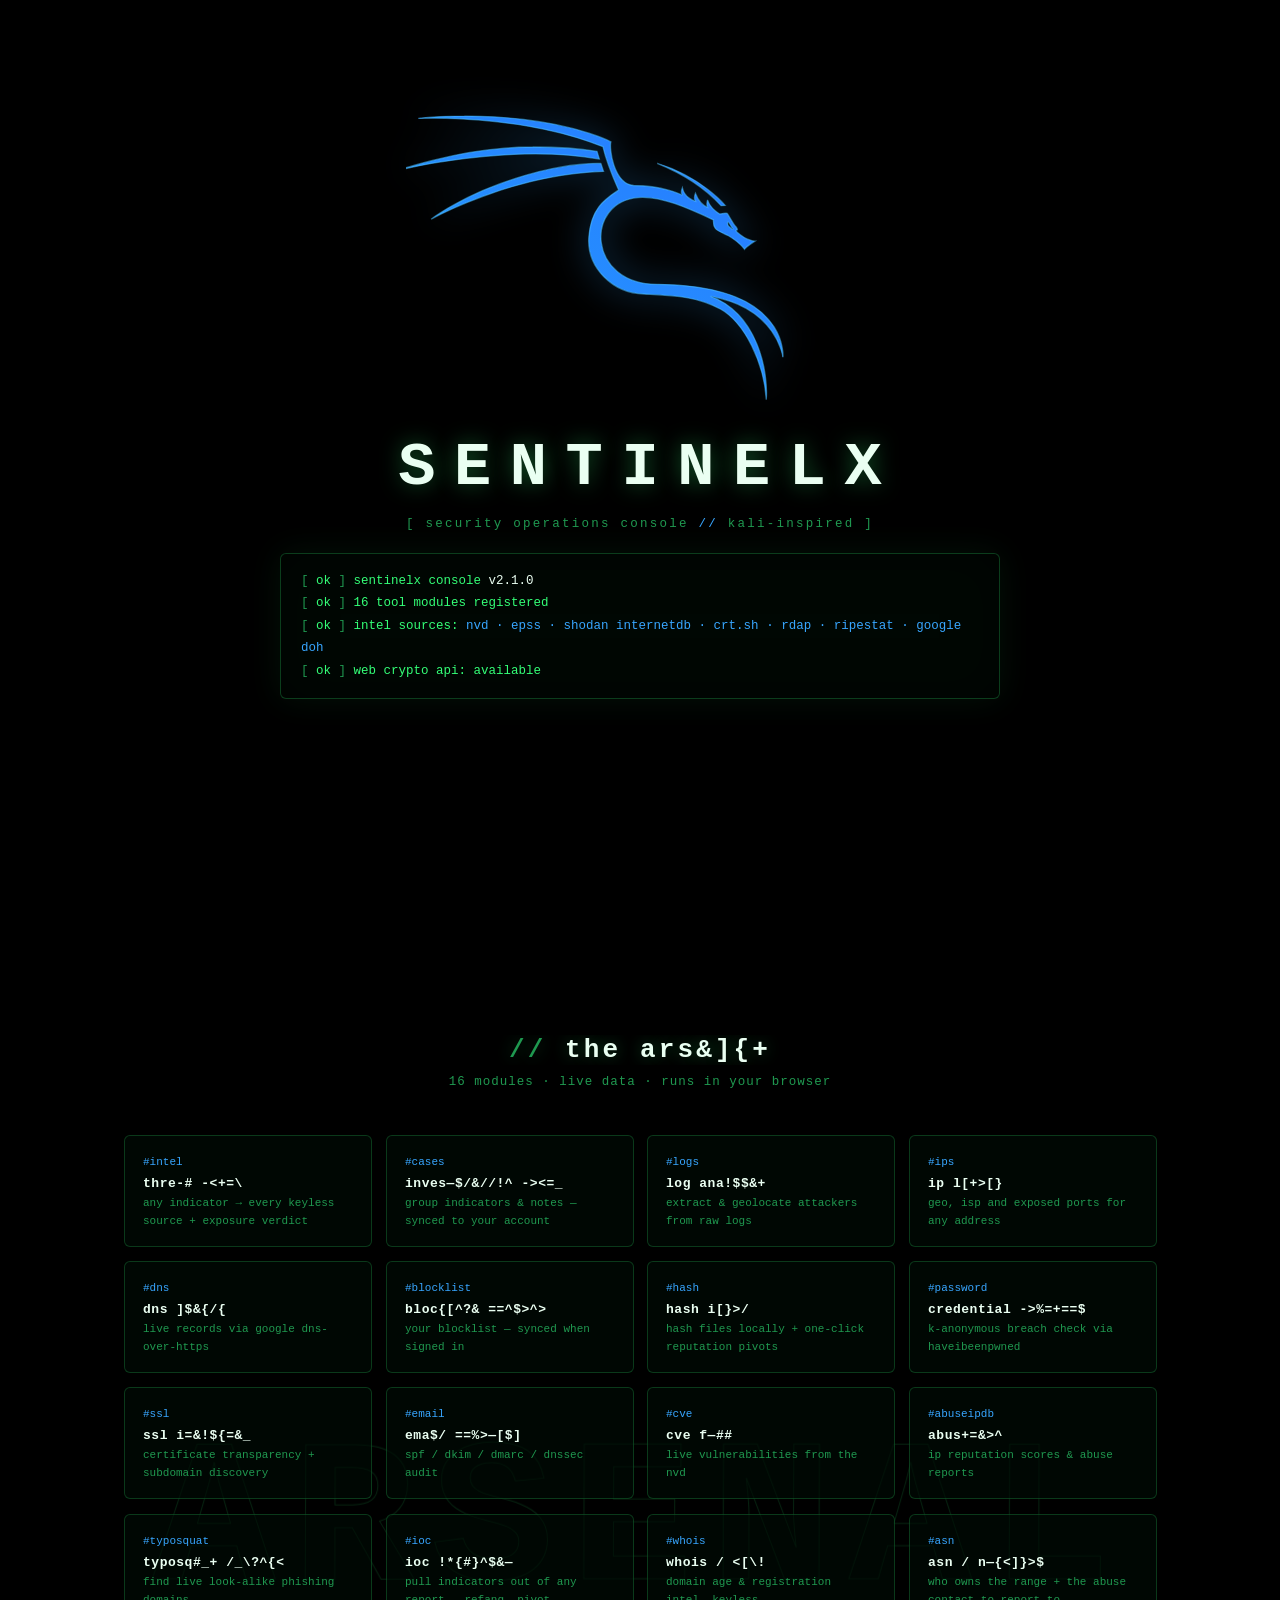
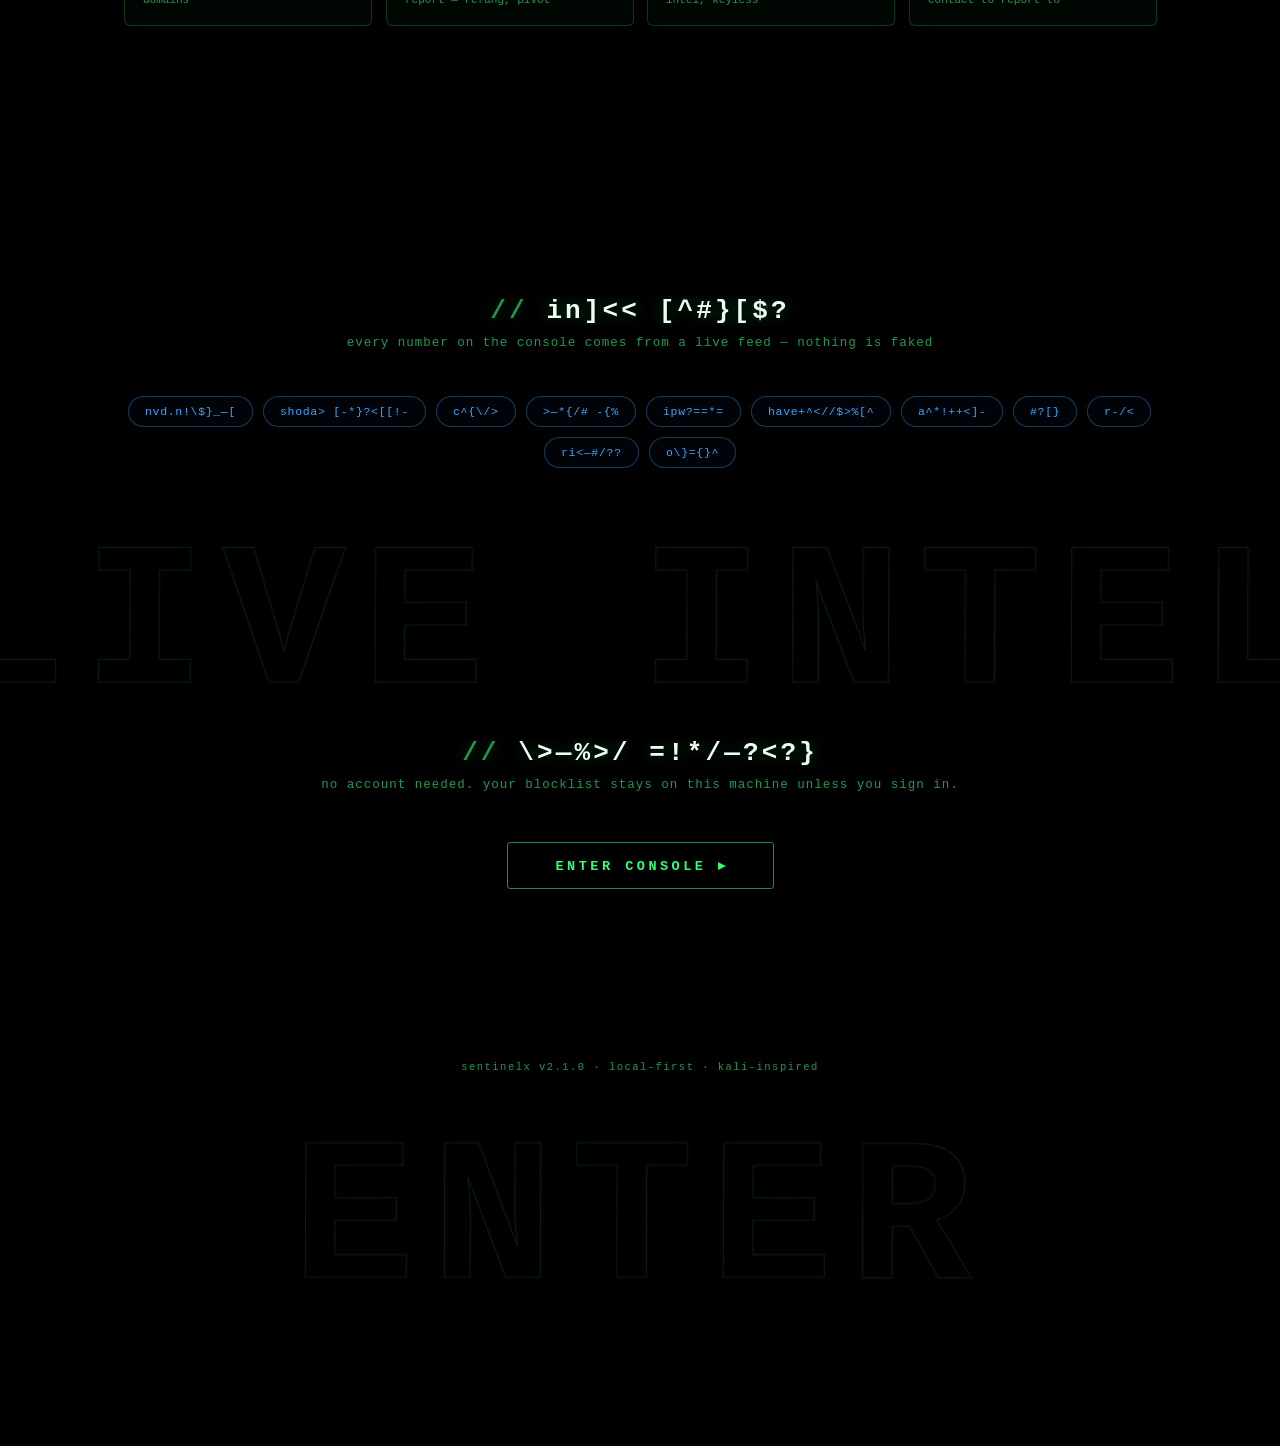
<file: index.html>
<!DOCTYPE html>
<html lang="en">

<head>
    <meta charset="UTF-8" />
    <meta http-equiv="Content-Security-Policy" content="default-src 'self'; script-src 'self'; style-src 'self' 'unsafe-inline' https://fonts.googleapis.com; font-src 'self' https://fonts.gstatic.com data:; img-src 'self' data:; connect-src 'self'; base-uri 'self'; object-src 'none'; form-action 'self'; manifest-src 'self'; worker-src 'self'" />
    <meta name="viewport" content="width=device-width, initial-scale=1.0" />
    <title>SentinelX — Enter the Console</title>
    <meta name="description" content="SentinelX security operations console. Enter the console to access live threat monitoring, IP intelligence, DNS analysis and cryptographic tools." />
    <link rel="icon" href="data:image/svg+xml,%3Csvg xmlns='http://www.w3.org/2000/svg' viewBox='0 0 24 24' fill='none'%3E%3Cpath d='M12 22s8-4 8-10V5l-8-3-8 3v7c0 6 8 10 8 10z' stroke='%2333ff77' stroke-width='1.75' fill='rgba(51,255,119,0.12)' stroke-linecap='round' stroke-linejoin='round'/%3E%3Cpath d='M9 12l2 2 4-4' stroke='%2333ff77' stroke-width='2' stroke-linecap='round' stroke-linejoin='round'/%3E%3C/svg%3E" />
    <link rel="manifest" href="manifest.json" />
    <meta name="theme-color" content="#0b0e14" />
    <link rel="apple-touch-icon" href="icons/icon-192.png" />
    <link rel="preconnect" href="https://fonts.googleapis.com">
    <link rel="preconnect" href="https://fonts.gstatic.com" crossorigin>
    <link href="https://fonts.googleapis.com/css2?family=IBM+Plex+Mono:wght@400;500;600;700&display=swap" rel="stylesheet">
    <link rel="stylesheet" href="css/landing.css?v=20260803" />
</head>

<body>
    <!-- Digital rain backdrop -->
    <canvas id="rain" aria-hidden="true"></canvas>

    <!-- CRT dressing -->
    <div class="scanlines" aria-hidden="true"></div>
    <div class="vignette" aria-hidden="true"></div>

    <main class="land">

        <!-- Kali dragon — outline draws itself in, then fills and glows -->
        <div class="dragon-wrap" id="dragon" aria-hidden="true">
            <svg viewBox="10 115 492 330" xmlns="http://www.w3.org/2000/svg">
                <defs>
                    <linearGradient id="kali-grad" x1="0" y1="1" x2="1" y2="0">
                        <stop offset="0" stop-color="#249eff"/>
                        <stop offset="1" stop-color="#2777ff"/>
                    </linearGradient>
                </defs>
                <path pathLength="100" transform="translate(2.0107)" d="m69.929 127.71c-29.464.0337-48.949 2.4206-48.949 2.4206s107.73-5.1706 194.03 29.769c2.9338 13.122 11.759 34.976 16.513 45.481-13.602 9.4041-28.94 18.249-31.328 49.612-2.3877 31.362 24.576 58.947 58.013 59.798 31.751 1.6913 53.688 1.9323 80.277 15.718 25.38 14.034 46.192 56.794 48.251 95.252 2.2244-28.534-8.4845-89.895-58.453-108.53 69.826 12.219 75.982 63.973 75.984 63.994 0 0 5.2056-59.754-88.677-73.531-11.899-1.7458-26.947-3.0899-42.168-3.1283-75.246.99487-77.989-86.786-21.288-91.218 23.499-1.9389 51.556 10.738 78.986 23.512-.10182 3.4068.0404 6.4339 2.2787 9.2314 2.2375 2.7966 10.832 5.8474 13.579 7.4233 2.7464 1.5764 11.545 7.1715 16.937 14.189 1.1692-2.1872 10.933-8.5432 10.933-8.5432s-2.3391.0507-7.781-1.9832c-5.4426-2.0339-11.9-8.1876-12.053-8.5432-.15246-.35625-.25501-.91601 1.0169-1.1705.96572-.81305-1.2209-3.4575-2.1873-4.4232-.96572-.96636-7.4247-11.95-7.5769-12.204-.15245-.25447-.20376-.50931-.66105-.81465-1.4244-.45805-7.6799.66106-7.6799.66106s-9.6211-4.7252-12.937-14.913c.0482 1.7844-1.6497 3.734 0 7.8335-5.0162-2.122-9.325-5.7416-12.723-14.685-2.0227 5.0868 0 8.3215 0 8.3215s-11.811-3.3016-13.701-14.195c-2.0742 4.8902 0 7.8316 0 7.8316s-19.258-10.048-51.255-10.194c-21.422-1.965-25.882-39.65-23.897-45.994 0 0-30.899-16.285-91.723-23.479-22.809-2.6982-44.081-3.5238-61.76-3.5036zm71.276 32.521c-9.2697.0699-19.22.41577-29.674 1.1588-55.751 3.9628-112.04 23.477-112.04 23.477s115.18-28.98 211.77-11.971h.002l-2.512-8.1057s-27.373-4.5594-67.542-4.5594zm68.293 17.263c-9.75-.0412-40.02 1.1848-85.564 15.436-57.124 17.874-89.522 43.21-89.522 43.21s85.141-47.539 181.24-50.24l-2.7492-8.3176s-1.1564-.0779-3.4064-.0875zm62.559-.13932c26.38 10.723 49.34 24.931 67.165 44.514l.002.002 4.2794-.27998s-24.518-29.746-71.446-44.236zm74.662 61.731c.85796.17286 2.4779 3.3567 3.9644 5.6306.13054.18477.26356.38112.38886.53662.002.0138.003.0234.006.037.16796.23967.33693.4887.49774.68826.0812.47558.21641.76558-.89631.53663-.0936-.48886-.25471-.62995-.25471-.62995s-2.686-1.5982-3.5094-2.7317c-.82408-1.1335-.96948-3.1153-.56774-3.8672z"/>
            </svg>
        </div>

        <h1 class="glitch" data-text="SENTINELX">SENTINELX</h1>
        <p class="tagline">[ security operations console <span class="sep">//</span> kali-inspired ]</p>

        <!-- Boot log + live terminal -->
        <div class="term" id="term">
            <div id="term-out"></div>
            <!-- single line: .term-line is pre-wrap, so markup whitespace would render -->
            <div class="term-line" id="term-input-line" style="display:none"><span class="ps1">guest@sentinelx:~$</span><span id="term-typed"></span><span class="cursor">█</span></div>
        </div>

        <button id="enter-btn" class="enter-btn">ENTER CONSOLE ▸</button>
        <div class="hint" id="hint">press <kbd>enter</kbd> to launch&nbsp; · &nbsp;type <span class="cmd">help</span> for commands</div>

        <div class="scroll-cue" id="scroll-cue">[ scroll to explore ]</div>
    </main>

    <!-- ── Parallax section: the arsenal ─────────────── -->
    <section class="lsec" id="arsenal">
        <div class="lsec-bg" data-parallax="0.22" aria-hidden="true">ARSENAL</div>
        <h2 class="lsec-title reveal"><span class="cmt">//</span> <span class="dec">the arsenal</span></h2>
        <p class="lsec-sub reveal" id="arsenal-sub">16 modules · live data · runs in your browser</p>
        <div class="arsenal-grid" id="arsenal-grid"></div>
    </section>

    <!-- ── Parallax section: intel sources ───────────── -->
    <section class="lsec" id="intel">
        <div class="lsec-bg" data-parallax="0.16" aria-hidden="true">LIVE INTEL</div>
        <h2 class="lsec-title reveal"><span class="cmt">//</span> <span class="dec">intel sources</span></h2>
        <p class="lsec-sub reveal">every number on the console comes from a live feed — nothing is faked</p>
        <div class="intel-row">
            <span class="intel-chip reveal" title="National Vulnerability Database — CVE feed">nvd.nist.gov</span>
            <span class="intel-chip reveal" title="Open ports & known CVEs per IP">shodan internetdb</span>
            <span class="intel-chip reveal" title="Certificate Transparency logs">crt.sh</span>
            <span class="intel-chip reveal" title="DNS-over-HTTPS resolver">google doh</span>
            <span class="intel-chip reveal" title="IP geolocation">ipwho.is</span>
            <span class="intel-chip reveal" title="k-anonymous breach check">haveibeenpwned</span>
            <span class="intel-chip reveal" title="IP reputation (bring your own key)">abuseipdb</span>
            <span class="intel-chip reveal" title="Exploit Prediction Scoring System — FIRST.org">epss</span>
            <span class="intel-chip reveal" title="Domain registration data — WHOIS successor">rdap</span>
            <span class="intel-chip reveal" title="ASN, prefixes & abuse contacts — RIPE NCC">ripestat</span>
            <span class="intel-chip reveal" title="Live Tor relay data — Tor Project">onionoo</span>
        </div>
    </section>

    <!-- ── Parallax section: final CTA ────────────────── -->
    <section class="lsec lsec-cta" id="cta">
        <div class="lsec-bg" data-parallax="0.20" aria-hidden="true">ENTER</div>
        <h2 class="lsec-title reveal"><span class="cmt">//</span> <span class="dec">ready, operator?</span></h2>
        <p class="lsec-sub reveal">no account needed. your blocklist stays on this machine unless you sign in.</p>
        <button class="enter-btn show reveal" data-launch>ENTER CONSOLE ▸</button>
    </section>

    <footer class="lfoot">sentinelx v2.1.0 · local-first · kali-inspired</footer>

    <script defer src="js/landing.js?v=20260803"></script>
</body>
</html>
</file>
<file: css/landing.css>
/* ═══════════════════════════════════════════════════
   SENTINELX — Landing / gate page
   Black-only terminal aesthetic. The app itself keeps
   its own theme; none of these styles leak into it.
   ═══════════════════════════════════════════════════ */

*, *::before, *::after { box-sizing: border-box; margin: 0; padding: 0; }

:root {
    --green:      #33ff77;
    --green-dim:  #1f9950;
    --green-soft: #9dffb8;
    --blue:       #37a6ff;
    --white:      #eafff2;
}

html { scroll-behavior: smooth; }
body {
    background: #000;
    color: var(--green);
    font-family: 'IBM Plex Mono', 'Courier New', monospace;
    overflow-x: hidden;
    cursor: crosshair;
}

::selection { background: rgba(51,255,119,0.30); color: #fff; }

a { color: inherit; text-decoration: none; }

/* ── Digital rain canvas ─────────────────────────────── */
#rain { position: fixed; inset: 0; z-index: 0; opacity: 0.75; }

/* ── CRT dressing ────────────────────────────────────── */
.scanlines {
    position: fixed; inset: 0; z-index: 6; pointer-events: none;
    background: repeating-linear-gradient(0deg,
        rgba(0, 0, 0, 0.28) 0px, rgba(0, 0, 0, 0.28) 1px,
        transparent 1px, transparent 3px);
    animation: crt-flicker 7s infinite;
}
@keyframes crt-flicker {
    0%, 100% { opacity: 1; }
    3%       { opacity: 0.78; }
    3.4%     { opacity: 1; }
    46%      { opacity: 1; }
    46.5%    { opacity: 0.85; }
    47%      { opacity: 1; }
    81%      { opacity: 1; }
    81.3%    { opacity: 0.8; }
    81.8%    { opacity: 1; }
}
.vignette {
    position: fixed; inset: 0; z-index: 5; pointer-events: none;
    background: radial-gradient(ellipse at 50% 42%, transparent 48%, rgba(0,0,0,0.88) 100%);
}

/* ── Layout ──────────────────────────────────────────── */
.land {
    position: relative; z-index: 10;
    min-height: 100dvh;
    display: flex; flex-direction: column;
    align-items: center; justify-content: center;
    gap: 14px;
    padding: 20px;
    text-align: center;
}

.scroll-cue {
    position: absolute; bottom: 16px; left: 50%;
    transform: translateX(-50%);
    font-size: 10px; letter-spacing: 0.22em;
    color: var(--green-dim);
    animation: cue-bob 2.2s ease-in-out infinite;
    transition: opacity 0.35s;
    opacity: 0;
}
.scroll-cue.show { opacity: 1; }
.scroll-cue.hide { opacity: 0 !important; }
@keyframes cue-bob { 50% { transform: translate(-50%, 7px); } }

/* ── Parallax sections below the fold ────────────────── */
.lsec {
    position: relative; z-index: 10;
    max-width: 1080px;
    margin: 0 auto;
    padding: 15vh 24px;
    text-align: center;
}
/* Giant outlined ghost type — drifts at its own speed (JS parallax) */
.lsec-bg {
    position: absolute; inset: 0;
    display: flex; align-items: center; justify-content: center;
    font-size: clamp(80px, 16vw, 230px);
    font-weight: 700; letter-spacing: 0.08em;
    color: transparent;
    -webkit-text-stroke: 1px rgba(51, 255, 119, 0.14);
    white-space: nowrap;
    pointer-events: none; user-select: none;
    z-index: -1;
    will-change: transform;
}
.lsec-title {
    font-size: clamp(18px, 3vw, 26px);
    font-weight: 600; letter-spacing: 0.12em;
    color: var(--white);
    text-shadow: 0 0 16px rgba(51,255,119,0.30);
    margin-bottom: 10px;
}
.lsec-title .cmt { color: var(--green-dim); }
.lsec-sub {
    color: var(--green-dim);
    font-size: 12.5px; letter-spacing: 0.08em;
    margin-bottom: 46px;
}
.lsec-cta { padding-bottom: 18vh; }
.lsec-cta .enter-btn { margin-top: 4px; }

.arsenal-grid {
    display: grid;
    grid-template-columns: repeat(auto-fit, minmax(232px, 1fr));
    gap: 14px;
    text-align: left;
}
.ars-card {
    display: block;
    padding: 16px 18px;
    background: rgba(0, 12, 5, 0.62);
    border: 1px solid rgba(51, 255, 119, 0.20);
    border-radius: 6px;
    transition: border-color 0.2s, transform 0.25s, box-shadow 0.25s;
    cursor: pointer;
}
.ars-card:hover {
    border-color: rgba(51, 255, 119, 0.60);
    transform: translateY(-4px);
    box-shadow: 0 0 26px rgba(51, 255, 119, 0.12);
}
.ars-hash { color: var(--blue); font-size: 11px; }
.ars-name { color: var(--white); font-size: 13px; font-weight: 600; letter-spacing: 0.04em; margin: 6px 0 4px; }
.ars-desc { color: var(--green-dim); font-size: 11px; line-height: 1.6; }

.intel-row { display: flex; flex-wrap: wrap; gap: 10px; justify-content: center; }
.intel-chip {
    padding: 8px 16px;
    border: 1px solid rgba(55, 166, 255, 0.35);
    border-radius: 100px;
    color: var(--blue);
    font-size: 11.5px; letter-spacing: 0.06em;
    background: rgba(0, 8, 16, 0.50);
    transition: border-color 0.2s, box-shadow 0.2s;
}
.intel-chip:hover { border-color: rgba(55,166,255,0.8); box-shadow: 0 0 18px rgba(55,166,255,0.25); }

.lfoot {
    position: relative; z-index: 10;
    text-align: center;
    color: var(--green-dim);
    font-size: 10.5px; letter-spacing: 0.14em;
    padding: 10px 0 44px;
}

/* Scroll reveals — hacker cut: elements glitch in like a decrypted
   transmission (hard clip slices via steps()), then JS "decodes" the
   text out of random glyphs. .in is flipped by the scroll handler. */
.reveal { opacity: 0; }
.reveal.in { animation: hack-in 0.55s steps(1, end) both; }
@keyframes hack-in {
    0%   { opacity: 0; clip-path: inset(45% 0 45% 0); transform: translateX(-12px) skewX(-3deg); }
    18%  { opacity: 1; clip-path: inset(8% 0 62% 0);  transform: translateX(7px); }
    32%  { opacity: 0.35; clip-path: inset(65% 0 6% 0); transform: translateX(-5px) skewX(2deg); }
    46%  { opacity: 1; clip-path: inset(0 0 0 0); transform: translateX(3px); }
    60%  { opacity: 0.55; clip-path: inset(30% 0 40% 0); transform: none; }
    72%  { opacity: 1; clip-path: inset(0 0 0 0); }
    84%  { opacity: 0.8; }
    100% { opacity: 1; clip-path: inset(0 0 0 0); transform: none; }
}
/* CTA button: .show would win the opacity war, so pin it while hidden */
.enter-btn.reveal:not(.in) { opacity: 0; }

/* ── Kali dragon ─────────────────────────────────────
   Outline draws itself (stroke-dashoffset), then the
   blue fill fades in; after that the glow "breathes"
   with irregular stops — same fluctuating shine as the
   app watermark, turned up for the centerpiece. */
.dragon-wrap {
    width: min(560px, 78vw, 52vh);
    will-change: transform, filter;
    animation: dragon-glow 9s ease-in-out 4.4s infinite;
    filter: drop-shadow(0 0 18px rgba(55,166,255,0.35));
}
.dragon-wrap svg { width: 100%; height: auto; display: block; }
.dragon-wrap path {
    fill: url(#kali-grad);
    fill-opacity: 0;
    stroke: #4fc3ff;
    stroke-width: 1.4;
    stroke-dasharray: 100;
    stroke-dashoffset: 100;
    animation:
        dragon-draw 2.8s ease-in-out forwards,
        dragon-fill 1.4s ease 2.6s forwards;
}
@keyframes dragon-draw { to { stroke-dashoffset: 0; } }
@keyframes dragon-fill { to { fill-opacity: 1; stroke-opacity: 0.5; } }
@keyframes dragon-glow {
    0%, 100% { filter: drop-shadow(0 0 16px rgba(55,166,255,0.30)); }
    17%      { filter: drop-shadow(0 0 40px rgba(55,166,255,0.65)); }
    36%      { filter: drop-shadow(0 0 22px rgba(55,166,255,0.38)); }
    58%      { filter: drop-shadow(0 0 55px rgba(55,166,255,0.80)); }
    71%      { filter: drop-shadow(0 0 26px rgba(55,166,255,0.42)); }
    86%      { filter: drop-shadow(0 0 46px rgba(55,166,255,0.70)); }
}

/* ── Glitch title ────────────────────────────────────── */
.glitch {
    position: relative;
    font-size: clamp(34px, 7vw, 62px);
    font-weight: 700;
    letter-spacing: 0.30em;
    margin-right: -0.30em; /* recentre: tracking pads the right edge */
    color: var(--white);
    text-shadow: 0 0 22px rgba(51,255,119,0.35);
    user-select: none;
}
.glitch::before, .glitch::after {
    content: attr(data-text);
    position: absolute; inset: 0;
    overflow: hidden;
    clip-path: inset(50% 0 50% 0);
    opacity: 0.85;
}
.glitch::before { color: var(--blue);  transform: translate(-3px, -2px); animation: glitch-a 3.7s infinite steps(1); }
.glitch::after  { color: var(--green); transform: translate(3px, 2px);   animation: glitch-b 2.9s infinite steps(1); }
/* Slices stay hidden most of the cycle, then burst */
@keyframes glitch-a {
    0%, 6.5%, 100% { clip-path: inset(50% 0 50% 0); }
    1%   { clip-path: inset(12% 0 62% 0); }
    2%   { clip-path: inset(68% 0 8% 0); }
    3%   { clip-path: inset(35% 0 42% 0); }
    4.5% { clip-path: inset(80% 0 4% 0); }
    5.5% { clip-path: inset(5% 0 78% 0); }
    56%  { clip-path: inset(50% 0 50% 0); }
    57%  { clip-path: inset(42% 0 30% 0); }
    58.5%{ clip-path: inset(10% 0 70% 0); }
    60%  { clip-path: inset(50% 0 50% 0); }
}
@keyframes glitch-b {
    0%, 5%, 100% { clip-path: inset(50% 0 50% 0); }
    1%   { clip-path: inset(72% 0 10% 0); }
    2.2% { clip-path: inset(20% 0 55% 0); }
    3.5% { clip-path: inset(55% 0 25% 0); }
    4.2% { clip-path: inset(8% 0 82% 0); }
    71%  { clip-path: inset(50% 0 50% 0); }
    72%  { clip-path: inset(30% 0 48% 0); }
    73.5%{ clip-path: inset(62% 0 18% 0); }
    75%  { clip-path: inset(50% 0 50% 0); }
}

.tagline {
    font-size: clamp(10px, 1.6vw, 12.5px);
    letter-spacing: 0.18em;
    color: var(--green-dim);
    text-transform: lowercase;
}
.tagline .sep { color: var(--blue); }

/* ── Terminal ────────────────────────────────────────── */
.term {
    width: min(720px, 94vw);
    max-height: 30vh;
    overflow-y: auto;
    text-align: left;
    font-size: 12.5px;
    line-height: 1.8;
    padding: 16px 20px;
    margin-top: 8px;
    background: rgba(0, 12, 5, 0.62);
    border: 1px solid rgba(51, 255, 119, 0.22);
    border-radius: 6px;
    box-shadow: 0 0 34px rgba(51,255,119,0.07), inset 0 0 50px rgba(0,0,0,0.55);
    scrollbar-width: thin;
    scrollbar-color: rgba(51,255,119,0.3) transparent;
}
.term::-webkit-scrollbar { width: 5px; }
.term::-webkit-scrollbar-thumb { background: rgba(51,255,119,0.3); border-radius: 3px; }

.term-line { white-space: pre-wrap; word-break: break-word; }
.ps1     { color: var(--blue); margin-right: 8px; }
.ok      { color: var(--green); }
.dim     { color: var(--green-dim); }
.blue    { color: var(--blue); }
.white   { color: var(--white); }
.err     { color: #ff5c5c; }
.term a  { color: var(--blue); text-decoration: underline; text-underline-offset: 3px; }
.term a:hover { color: var(--white); }

.cursor { animation: blink 1.05s steps(1) infinite; color: var(--green); }
@keyframes blink { 50% { opacity: 0; } }

/* ── Enter button ────────────────────────────────────── */
.enter-btn {
    position: relative; overflow: hidden;
    margin-top: 10px;
    font-family: inherit;
    font-size: 13.5px; font-weight: 600;
    letter-spacing: 0.26em; text-indent: 0.26em;
    padding: 14px 44px;
    color: var(--green);
    background: transparent;
    border: 1px solid rgba(51,255,119,0.55);
    border-radius: 3px;
    cursor: pointer;
    opacity: 0; /* revealed after boot */
    transition: opacity 0.6s, color 0.25s, background 0.25s, box-shadow 0.25s, transform 0.15s;
}
.enter-btn.show { opacity: 1; }
.enter-btn::before {
    content: '';
    position: absolute; inset: 0;
    background: linear-gradient(115deg, transparent 32%, rgba(51,255,119,0.28) 50%, transparent 68%);
    transform: translateX(-130%);
    animation: btn-sweep 3.2s ease-in-out infinite;
}
@keyframes btn-sweep { 0%, 55% { transform: translateX(-130%); } 100% { transform: translateX(130%); } }
.enter-btn:hover {
    color: #001b0a;
    background: var(--green);
    box-shadow: 0 0 42px rgba(51,255,119,0.55), 0 0 12px rgba(51,255,119,0.8);
}
.enter-btn:active { transform: scale(0.97); }

.hint {
    font-size: 10.5px;
    letter-spacing: 0.10em;
    color: var(--green-dim);
    opacity: 0;
    transition: opacity 0.8s 0.2s;
}
.hint.show { opacity: 1; }
.hint kbd {
    border: 1px solid rgba(51,255,119,0.35);
    border-radius: 3px; padding: 1px 6px;
    font-family: inherit; font-size: 10px;
    color: var(--green);
}
.hint .cmd { color: var(--blue); }

/* Launch transition: screen warps out before the redirect */
body.warp .land   { animation: warp-out 0.55s ease-in forwards; }
body.warp #rain   { transition: opacity 0.5s; opacity: 0; }
@keyframes warp-out {
    to { transform: scale(1.6); opacity: 0; filter: blur(6px); }
}

@media (max-width: 640px) {
    .term { font-size: 11px; max-height: 26vh; }
    .dragon-wrap { width: min(340px, 86vw); }
}

@media (prefers-reduced-motion: reduce) {
    *, *::before, *::after {
        animation-duration: 0.01ms !important;
        animation-iteration-count: 1 !important;
        transition-duration: 0.01ms !important;
    }
    .dragon-wrap path { stroke-dashoffset: 0; fill-opacity: 1; }
    .enter-btn, .hint { opacity: 1; }
    .reveal { opacity: 1; translate: 0 0; }
    #rain { display: none; }
}
</file>
